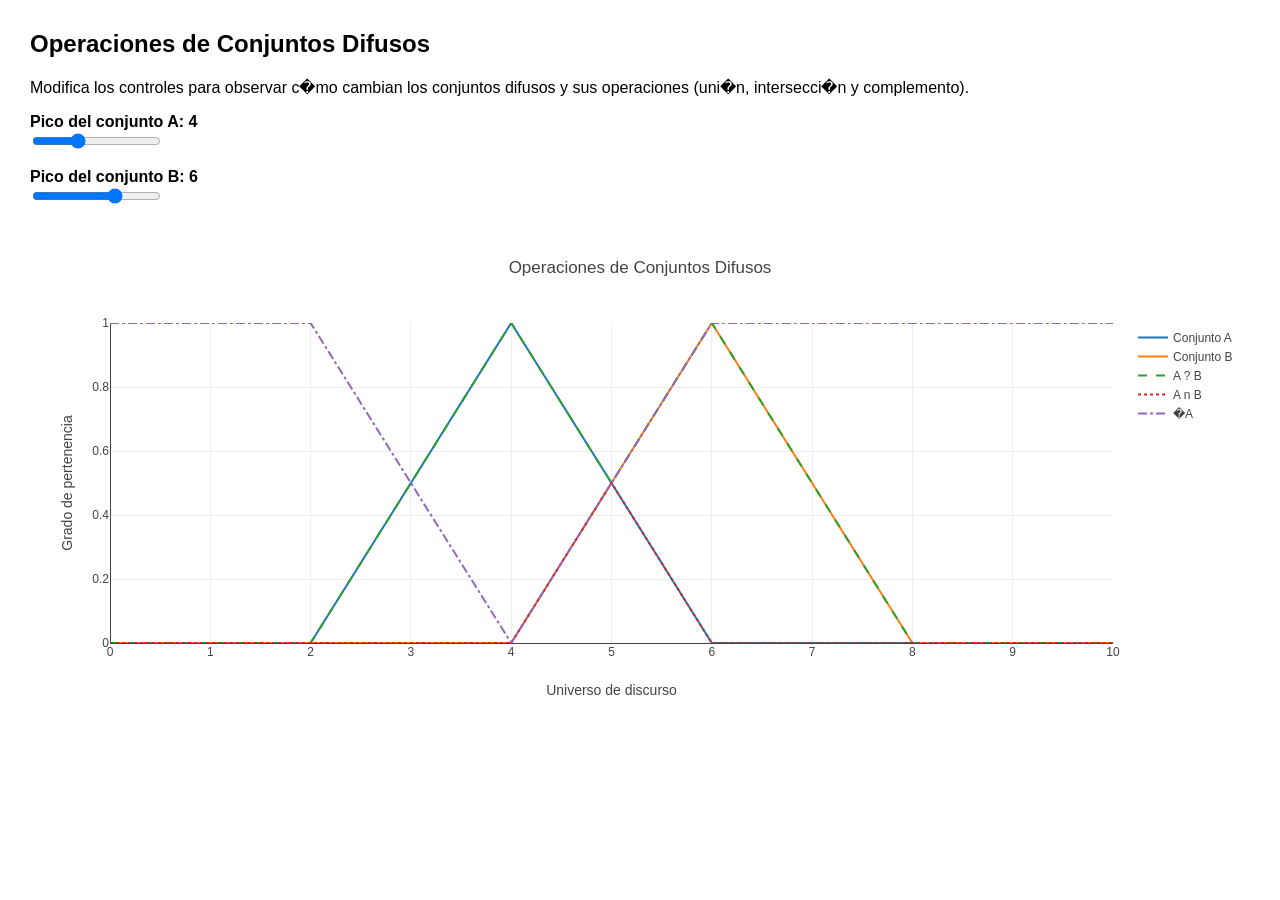
<file: grafica.html>
<!DOCTYPE html>
<html lang="es">
<head>
    <meta charset="UTF-8">
    <title>Operaciones de Conjuntos Difusos</title>

    <!-- Plotly -->
    <script src="https://cdn.plot.ly/plotly-latest.min.js"></script>

    <style>
        body {
            font-family: Arial, sans-serif;
            margin: 30px;
        }

        .slider-container {
            margin-bottom: 15px;
        }

        label {
            font-weight: bold;
        }
    </style>
</head>
<body>

<h2>Operaciones de Conjuntos Difusos</h2>

<p>
Modifica los controles para observar c�mo cambian los conjuntos difusos
y sus operaciones (uni�n, intersecci�n y complemento).
</p>

<!-- Slider A -->
<div class="slider-container">
    <label>
        Pico del conjunto A:
        <span id="aValue">4</span>
    </label><br>
    <input type="range" id="aCenter" min="2" max="8" step="0.1" value="4">
</div>

<!-- Slider B -->
<div class="slider-container">
    <label>
        Pico del conjunto B:
        <span id="bValue">6</span>
    </label><br>
    <input type="range" id="bCenter" min="2" max="8" step="0.1" value="6">
</div>

<!-- Gr�fica -->
<div id="grafica" style="width:100%; height:500px;"></div>

<script>
    // Dominio
    const x = [];
    for (let i = 0; i <= 10; i += 0.1) {
        x.push(i);
    }

    // Funci�n de pertenencia triangular
    function triangular(x, center, width = 2) {
        return Math.max(0, 1 - Math.abs(x - center) / width);
    }

    function actualizarGrafica() {
        const aCenter = parseFloat(document.getElementById("aCenter").value);
        const bCenter = parseFloat(document.getElementById("bCenter").value);

        // Mostrar valores seleccionados
        document.getElementById("aValue").textContent = aCenter;
        document.getElementById("bValue").textContent = bCenter;

        // Conjuntos difusos
        const A = x.map(v => triangular(v, aCenter));
        const B = x.map(v => triangular(v, bCenter));

        // Operaciones
        const union = A.map((v, i) => Math.max(v, B[i]));
        const inter = A.map((v, i) => Math.min(v, B[i]));
        const compA = A.map(v => 1 - v);

        const data = [
            { x, y: A, mode: 'lines', name: 'Conjunto A' },
            { x, y: B, mode: 'lines', name: 'Conjunto B' },
            { x, y: union, mode: 'lines', name: 'A ? B', line: { dash: 'dash' } },
            { x, y: inter, mode: 'lines', name: 'A n B', line: { dash: 'dot' } },
            { x, y: compA, mode: 'lines', name: '�A', line: { dash: 'dashdot' } }
        ];

        const layout = {
            title: 'Operaciones de Conjuntos Difusos',
            xaxis: { title: 'Universo de discurso' },
            yaxis: { title: 'Grado de pertenencia', range: [0, 1] }
        };

        Plotly.newPlot('grafica', data, layout);
    }

    // Eventos
    document.getElementById("aCenter").addEventListener("input", actualizarGrafica);
    document.getElementById("bCenter").addEventListener("input", actualizarGrafica);

    // Inicializar
    actualizarGrafica();
</script>

</body>
</html>
</file>
